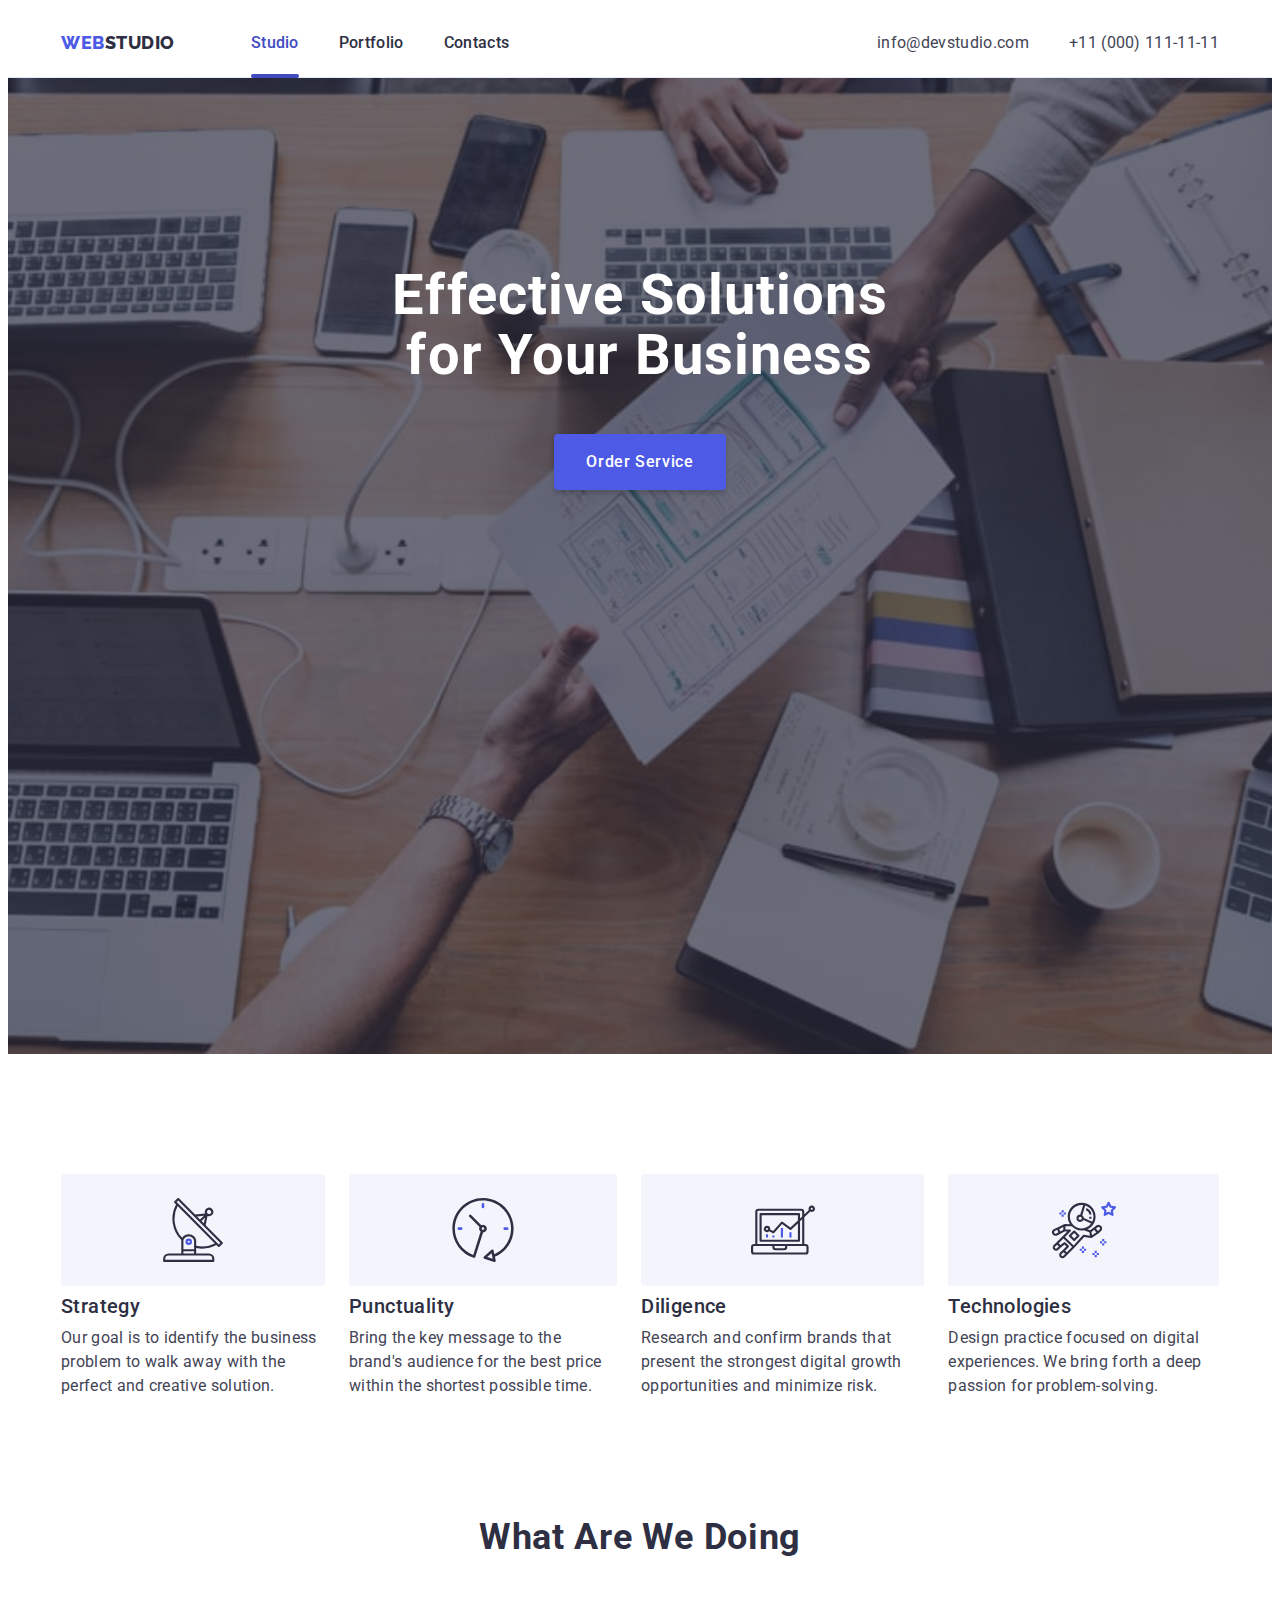
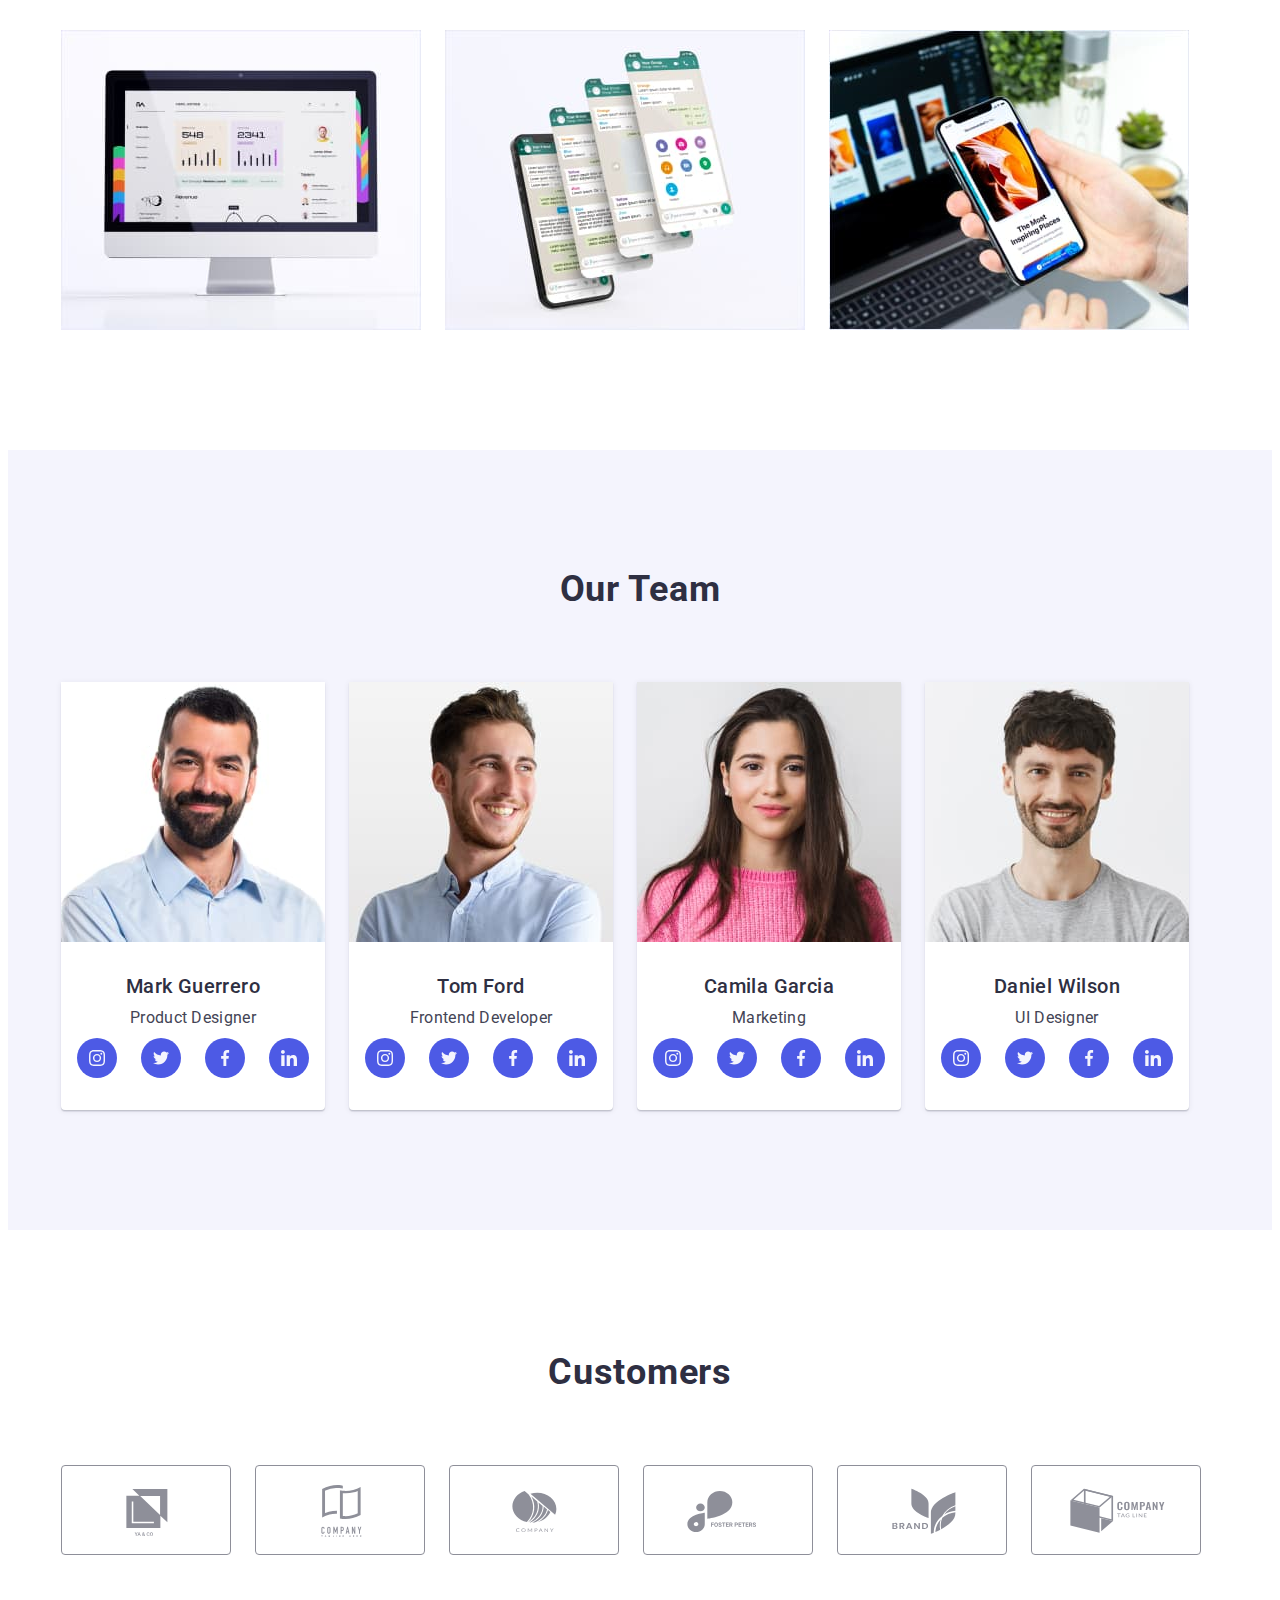
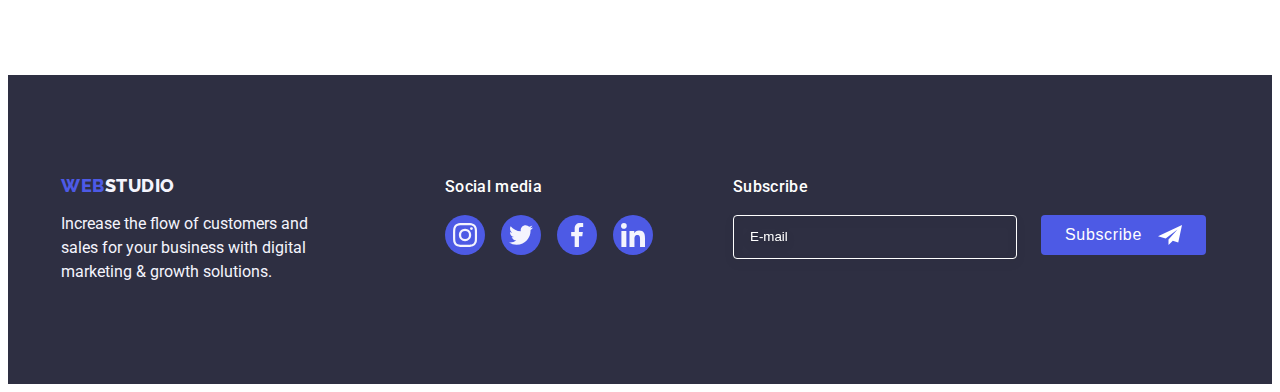
<file: index.html>
<!DOCTYPE html>
<html lang="en">
  <head>
    <meta charset="UTF-8" />
    <meta http-equiv="X-UA-Compatible" content="IE=edge" />
    <meta name="viewport" content="width=device-width, initial-scale=1.0" />
    <title>WEBSTUDIO</title>
    <link rel="preconnect" href="https://fonts.googleapis.com" />
    <link rel="preconnect" href="https://fonts.gstatic.com" crossorigin />
    <link
      href="https://fonts.googleapis.com/css2?family=Raleway:wght@800&family=Roboto:wght@400;500;700;900&display=swap"
      rel="stylesheet"
    />
    <link
      rel="stylesheet"
      href="https://cdnjs.cloudflare.com/ajax/libs/modern-normalize/1.1.0/modern-normalize.min.css"
      integrity="sha512-wpPYUAdjBVSE4KJnH1VR1HeZfpl1ub8YT/NKx4PuQ5NmX2tKuGu6U/JRp5y+Y8XG2tV+wKQpNHVUX03MfMFn9Q=="
      crossorigin="anonymous"
      referrerpolicy="no-referrer"
    />
    <link rel="stylesheet" href="./css/styles.css" />
  </head>
  <body>
    <!------------HEADER------------>
    <header class="header-border">
      <!-- CONTAINER -->
      <div class="container header-container">
        <!-- MENU -->
        <nav class="header-navigation">
          <a class="link header-logo-web" href="./index.html"
            >Web<span class="header-logo-studio">Studio</span></a
          >
          <ul class="items list header-list">
            <li>
              <a class="link header-link current-link" href="./index.html"
                >Studio</a
              >
            </li>
            <li>
              <a class="link header-link" href="./portfolio.html">Portfolio</a>
            </li>
            <li>
              <a class="link header-link" href="">Contacts</a>
            </li>
          </ul>
        </nav>
        <!-- MAILTO and TEL -->
        <address class="header-address">
          <ul class="items list header-contact">
            <li>
              <a class="link mailto-tel" href="mailto:info@devstudio.com"
                >info@devstudio.com</a
              >
            </li>
            <li>
              <a class="link mailto-tel" href="tel:++110001111111"
                >+11 (000) 111-11-11</a
              >
            </li>
          </ul>
        </address>
      </div>
    </header>
    <!------------MAIN STUDIO------------>
    <main>
      <!------------SECTION HERO------------>
      <section class="hero">
        <!-- CONTAINER -->
        <div class="container hero-buttom">
          <h1 class="hero-title">Effective Solutions for Your Business</h1>
          <button data-modal-open class="button-order-service" type="button">
            Order Service
          </button>
        </div>
      </section>
      <!------------SECTION TWO------------>
      <section class="section-two-margin">
        <!-- CONTAINER -->
        <div class="container">
          <h2 class="visually-hidden">Hello</h2>
          <ul class="items list flex-two">
            <li>
              <div class="section-two-icon">
                <svg width="64" height="64">
                  <use href="./images/icons.svg#icon-antenna"></use>
                </svg>
              </div>
              <h3 class="section-two-title">Strategy</h3>
              <p class="section-two-text">
                Our goal is to identify the business problem to walk away with
                the perfect and creative solution.
              </p>
            </li>
            <li>
              <div class="section-two-icon">
                <svg width="64" height="64">
                  <use href="./images/icons.svg#icon-clock"></use>
                </svg>
              </div>
              <h3 class="section-two-title">Punctuality</h3>
              <p class="section-two-text">
                Bring the key message to the brand's audience for the best price
                within the shortest possible time.
              </p>
            </li>
            <li>
              <div class="section-two-icon">
                <svg width="64" height="64">
                  <use href="./images/icons.svg#icon-diagram"></use>
                </svg>
              </div>
              <h3 class="section-two-title">Diligence</h3>
              <p class="section-two-text">
                Research and confirm brands that present the strongest digital
                growth opportunities and minimize risk.
              </p>
            </li>
            <li>
              <div class="section-two-icon">
                <svg width="64" height="64">
                  <use href="./images/icons.svg#icon-astronaut"></use>
                </svg>
              </div>
              <h3 class="section-two-title">Technologies</h3>
              <p class="section-two-text">
                Design practice focused on digital experiences. We bring forth a
                deep passion for problem-solving.
              </p>
            </li>
          </ul>
        </div>
      </section>
      <!------------SECTION THREE------------>
      <section class="section-three">
        <!-- CONTAINER -->
        <div class="container">
          <h2 class="section-three-title">What are we doing</h2>
          <ul class="items list flex-three">
            <li>
              <img
                src="./images/section_2/img1.jpg"
                alt="monitor"
                width="360"
                height="300"
              />
            </li>
            <li>
              <img
                src="./images/section_2/img2.jpg"
                alt="phone"
                width="360"
                height="300"
              />
            </li>
            <li>
              <img
                src="./images/section_2/img3.jpg"
                alt="phone"
                width="360"
                height="300"
              />
            </li>
          </ul>
        </div>
      </section>
      <!------------SECTION FOUR------------>
      <section class="section-four-background">
        <!-- CONTAINER -->
        <div class="container">
          <h2 class="section-four-title">Our Team</h2>
          <ul class="items list flex-four">
            <li class="img-background">
              <img
                src="./images/section_3/img-1.jpg"
                alt="Product Designer"
                width="264"
                height="260"
              />
              <div class="saction-four-name-profession">
                <h3 class="section-four-name">Mark Guerrero</h3>
                <p class="section-four-profession">Product Designer</p>
                <ul class="items list saction-four-social-list">
                  <li class="saction-four-social-items">
                    <a class="link saction-four-social-link" href="">
                      <svg
                        class="saction-four-social-icon"
                        width="16"
                        height="16"
                      >
                        <use href="./images/icons.svg#icon-instagram"></use>
                      </svg>
                    </a>
                  </li>
                  <li class="saction-four-social-items">
                    <a class="link saction-four-social-link" href="">
                      <svg
                        class="saction-four-social-icon"
                        width="16"
                        height="16"
                      >
                        <use href="./images/icons.svg#icon-twitter"></use>
                      </svg>
                    </a>
                  </li>
                  <li class="saction-four-social-items">
                    <a class="link saction-four-social-link" href="">
                      <svg
                        class="saction-four-social-icon"
                        width="16"
                        height="16"
                      >
                        <use href="./images/icons.svg#icon-facebook"></use>
                      </svg>
                    </a>
                  </li>
                  <li class="saction-four-social-items">
                    <a class="link saction-four-social-link" href="">
                      <svg
                        class="saction-four-social-icon"
                        width="16"
                        height="16"
                      >
                        <use href="./images/icons.svg#icon-linkedin"></use>
                      </svg>
                    </a>
                  </li>
                </ul>
              </div>
            </li>
            <li class="img-background">
              <img
                src="./images/section_3/img-2.jpg"
                alt="Frontend Developer"
                width="264"
                height="260"
              />
              <div class="saction-four-name-profession">
                <h3 class="section-four-name">Tom Ford</h3>
                <p class="section-four-profession">Frontend Developer</p>
                <ul class="items list saction-four-social-list">
                  <li class="saction-four-social-items">
                    <a class="link saction-four-social-link" href="">
                      <svg
                        class="saction-four-social-icon"
                        width="16"
                        height="16"
                      >
                        <use href="./images/icons.svg#icon-instagram"></use>
                      </svg>
                    </a>
                  </li>
                  <li class="saction-four-social-items">
                    <a class="link saction-four-social-link" href="">
                      <svg
                        class="saction-four-social-icon"
                        width="16"
                        height="16"
                      >
                        <use href="./images/icons.svg#icon-twitter"></use>
                      </svg>
                    </a>
                  </li>
                  <li class="saction-four-social-items">
                    <a class="link saction-four-social-link" href="">
                      <svg
                        class="saction-four-social-icon"
                        width="16"
                        height="16"
                      >
                        <use href="./images/icons.svg#icon-facebook"></use>
                      </svg>
                    </a>
                  </li>
                  <li class="saction-four-social-items">
                    <a class="link saction-four-social-link" href="">
                      <svg
                        class="saction-four-social-icon"
                        width="16"
                        height="16"
                      >
                        <use href="./images/icons.svg#icon-linkedin"></use>
                      </svg>
                    </a>
                  </li>
                </ul>
              </div>
            </li>
            <li class="img-background">
              <img
                src="./images/section_3/img-3.jpg"
                alt="Marketing"
                width="264"
                height="260"
              />
              <div class="saction-four-name-profession">
                <h3 class="section-four-name">Camila Garcia</h3>
                <p class="section-four-profession">Marketing</p>
                <ul class="items list saction-four-social-list">
                  <li class="saction-four-social-items">
                    <a class="link saction-four-social-link" href="">
                      <svg
                        class="saction-four-social-icon"
                        width="16"
                        height="16"
                      >
                        <use href="./images/icons.svg#icon-instagram"></use>
                      </svg>
                    </a>
                  </li>
                  <li class="saction-four-social-items">
                    <a class="link saction-four-social-link" href="">
                      <svg
                        class="saction-four-social-icon"
                        width="16"
                        height="16"
                      >
                        <use href="./images/icons.svg#icon-twitter"></use>
                      </svg>
                    </a>
                  </li>
                  <li class="saction-four-social-items">
                    <a class="link saction-four-social-link" href="">
                      <svg
                        class="saction-four-social-icon"
                        width="16"
                        height="16"
                      >
                        <use href="./images/icons.svg#icon-facebook"></use>
                      </svg>
                    </a>
                  </li>
                  <li class="saction-four-social-items">
                    <a class="link saction-four-social-link" href="">
                      <svg
                        class="saction-four-social-icon"
                        width="16"
                        height="16"
                      >
                        <use href="./images/icons.svg#icon-linkedin"></use>
                      </svg>
                    </a>
                  </li>
                </ul>
              </div>
            </li>
            <li class="img-background">
              <img
                src="./images/section_3/img-4.jpg"
                alt="UI Designer"
                width="264"
                height="260"
              />
              <div class="saction-four-name-profession">
                <h3 class="section-four-name">Daniel Wilson</h3>
                <p class="section-four-profession">UI Designer</p>
                <ul class="items list saction-four-social-list">
                  <li class="saction-four-social-items">
                    <a class="link saction-four-social-link" href="">
                      <svg
                        class="saction-four-social-icon"
                        width="16"
                        height="16"
                      >
                        <use href="./images/icons.svg#icon-instagram"></use>
                      </svg>
                    </a>
                  </li>
                  <li class="saction-four-social-items">
                    <a class="link saction-four-social-link" href="">
                      <svg
                        class="saction-four-social-icon"
                        width="16"
                        height="16"
                      >
                        <use href="./images/icons.svg#icon-twitter"></use>
                      </svg>
                    </a>
                  </li>
                  <li class="saction-four-social-items">
                    <a class="link saction-four-social-link" href="">
                      <svg
                        class="saction-four-social-icon"
                        width="16"
                        height="16"
                      >
                        <use href="./images/icons.svg#icon-facebook"></use>
                      </svg>
                    </a>
                  </li>
                  <li class="saction-four-social-items">
                    <a class="link saction-four-social-link" href="">
                      <svg
                        class="saction-four-social-icon"
                        width="16"
                        height="16"
                      >
                        <use href="./images/icons.svg#icon-linkedin"></use>
                      </svg>
                    </a>
                  </li>
                </ul>
              </div>
            </li>
          </ul>
        </div>
      </section>
      <!------------SECTION FIVE------------>
      <section class="section-five-customers">
        <div class="container">
          <h2 class="section-five-title">Customers</h2>
          <ul class="list section-five-list">
            <li>
              <a class="section-five-link-icon" href="">
                <svg class="section-five-svg" width="104" height="56">
                  <use href="./images/icons.svg#icon-yaco"></use>
                </svg>
              </a>
            </li>
            <li>
              <a class="section-five-link-icon" href="">
                <svg class="section-five-svg" width="104" height="56">
                  <use href="./images/icons.svg#icon-company-1"></use>
                </svg>
              </a>
            </li>
            <li>
              <a class="section-five-link-icon" href="">
                <svg class="section-five-svg" width="104" height="56">
                  <use href="./images/icons.svg#icon-company-2"></use>
                </svg>
              </a>
            </li>
            <li>
              <a class="section-five-link-icon" href="">
                <svg class="section-five-svg" width="104" height="56">
                  <use href="./images/icons.svg#icon-foster-peters"></use>
                </svg>
              </a>
            </li>
            <li>
              <a class="section-five-link-icon" href="">
                <svg class="section-five-svg" width="104" height="56">
                  <use href="./images/icons.svg#icon-brand"></use>
                </svg>
              </a>
            </li>
            <li>
              <a class="section-five-link-icon" href="">
                <svg class="section-five-svg" width="104" height="56">
                  <use href="./images/icons.svg#icon-company-3"></use>
                </svg>
              </a>
            </li>
          </ul>
        </div>
      </section>
    </main>
    <!------------FOOTER------------>
    <footer class="footer-background">
      <!-- CONTAINER -->
      <div class="container footer-container">
        <div class="footer-logo-text">
          <a class="link footer-logo-web" href="/portfolio.html"
            >Web<span class="footer-logo-studio">Studio</span>
          </a>
          <p class="footer-text">
            Increase the flow of customers and sales for your business with
            digital marketing & growth solutions.
          </p>
        </div>
        <div>
          <p class="footer-title-social-media">Social media</p>
          <ul class="list footer-social-links">
            <li class="footer-icon">
              <a class="link footer-link-icon" href="">
                <svg widht="24" height="24">
                  <use href="./images/icons.svg#icon-instagram"></use>
                </svg>
              </a>
            </li>
            <li class="footer-icon">
              <a class="link footer-link-icon" href="">
                <svg widht="24" height="24">
                  <use href="./images/icons.svg#icon-twitter"></use>
                </svg>
              </a>
            </li>
            <li class="footer-icon">
              <a class="link footer-link-icon" href="">
                <svg widht="24" height="24">
                  <use href="./images/icons.svg#icon-facebook"></use>
                </svg>
              </a>
            </li>
            <li class="footer-icon">
              <a class="link footer-link-icon" href="">
                <svg widht="24" height="24">
                  <use href="./images/icons.svg#icon-linkedin"></use>
                </svg>
              </a>
            </li>
          </ul>
        </div>
        <!-----------FORM FOOTER---------->
        <div class="container-form-footer">
          <p class="form-text">Subscribe</p>
          <form class="form-label-btn">
            <label class="footer-label">
              <input
                class="footer-input"
                type="email"
                name="user-email"
                placeholder="E-mail"
                required
              />
            </label>
            <button class="form-btn" type="submit">
              Subscribe
              <svg class="checkbox-icon" width="24" height="24">
                <use href="./images/icons.svg#icon-Frame"></use>
              </svg>
            </button>
          </form>
        </div>
      </div>
    </footer>
    <!------------MODAL WINDOW------------>
    <div class="backdrop is-hidden" data-modal>
      <div class="modal">
        <button class="button-modal-close" type="button" data-modal-close>
          <svg class="icon-close-btn" widht="8" height="8">
            <use href="./images/icons.svg#icon-close"></use>
          </svg>
        </button>

        <!------------FORM------------>
        <p class="form-name">Leave your contacts and we will call you back</p>
        <form class="modal-form">
          <label class="modal-form-field">
            <span class="modal-form-field-desc">Name</span>
            <span class="modal-form-input-wrapper">
              <input
                type="text"
                name="user-name"
                class="modal-form-input"
                required
                pattern="[a-zA-Zа-яА-ЯіІїЇ]+"
                minlength="2"
              />
              <svg class="modal-form-input-icon" width="18" height="18">
                <use href="./images/icons.svg#icon-person"></use>
              </svg>
            </span>
          </label>
          <label class="modal-form-field">
            <span class="modal-form-field-desc">Phone</span>
            <span class="modal-form-input-wrapper">
              <input
                type="tel"
                name="user-phone"
                class="modal-form-input"
                required
                pattern="[0-9]{3}-[0-9]{3}-[0-9]{2}-[0-9]{2}"
                title="xxx-xxx-xx-xx"
              />
              <svg class="modal-form-input-icon" width="18" height="24">
                <use href="./images/icons.svg#icon-phone"></use>
              </svg>
            </span>
          </label>
          <label class="modal-form-field">
            <span class="modal-form-field-desc">Email</span>
            <span class="modal-form-input-wrapper">
              <input type="email" name="user-email" class="modal-form-input" />
              <svg class="modal-form-input-icon" width="18" height="24">
                <use href="./images/icons.svg#icon-email"></use>
              </svg>
            </span>
          </label>
          <label class="modal-form-message-field">
            <span class="modal-form-field-desc">Comment</span>
            <textarea
              name="user-message"
              class="modal-form-message"
              placeholder="Text input"
            ></textarea>
          </label>
          <input
            id="user-policy"
            type="checkbox"
            name="user-policy"
            class="modal-form-check visually-hidden"
          />
          <label for="user-policy" class="modal-form-check-desc">
            <span class="modal-form-fake-check">
              <svg class="modal-form-fake-check-icon" width="10" height="8">
                <use href="./images/icons.svg#icon-chek"></use>
              </svg>
            </span>
            I accept the terms and conditions of the&nbsp;
            <a class="modal-form-check-desc-link link" href=""
              >Privacy Policy</a
            ></label
          >
          <button type="submit" class="modal-form-submit">Send</button>
        </form>
      </div>
    </div>
    <!--------SCRIPT MODAL-------->
    <script src="./js/modal.js"></script>
  </body>
</html>
</file>
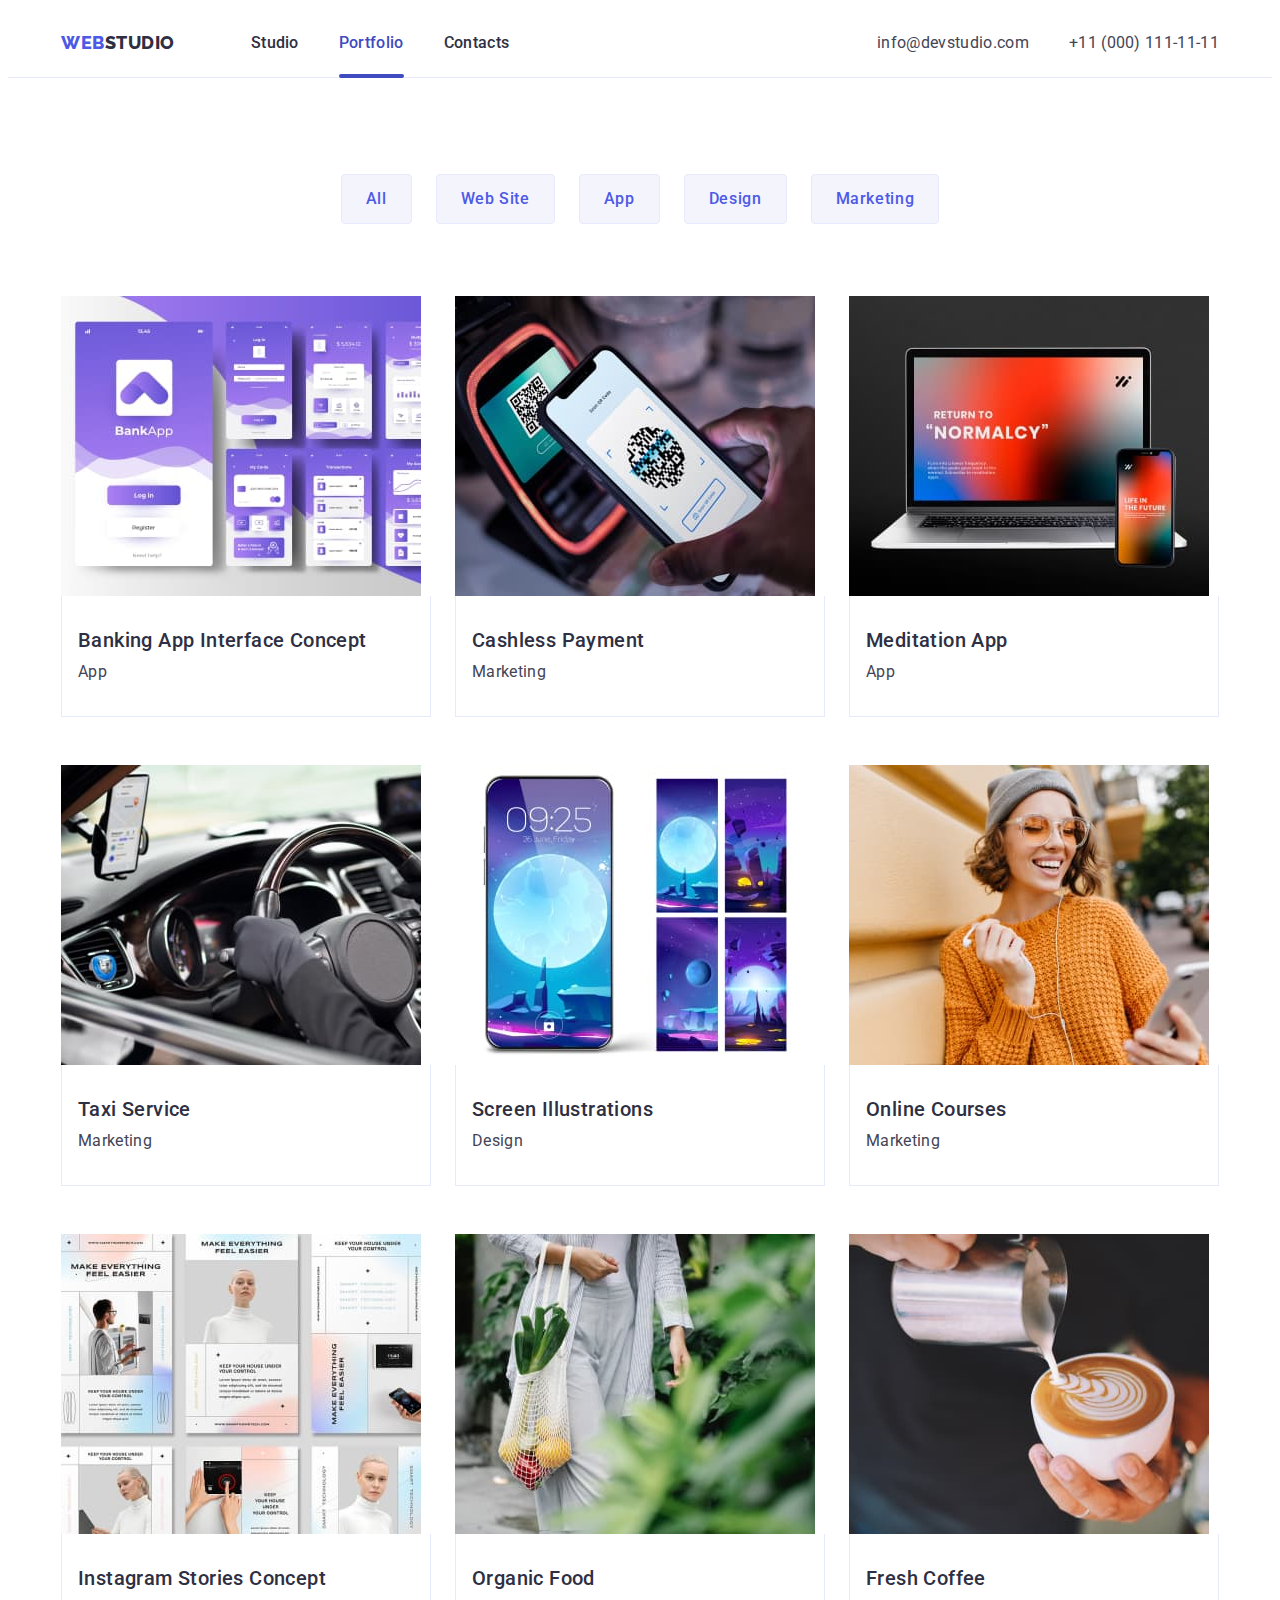
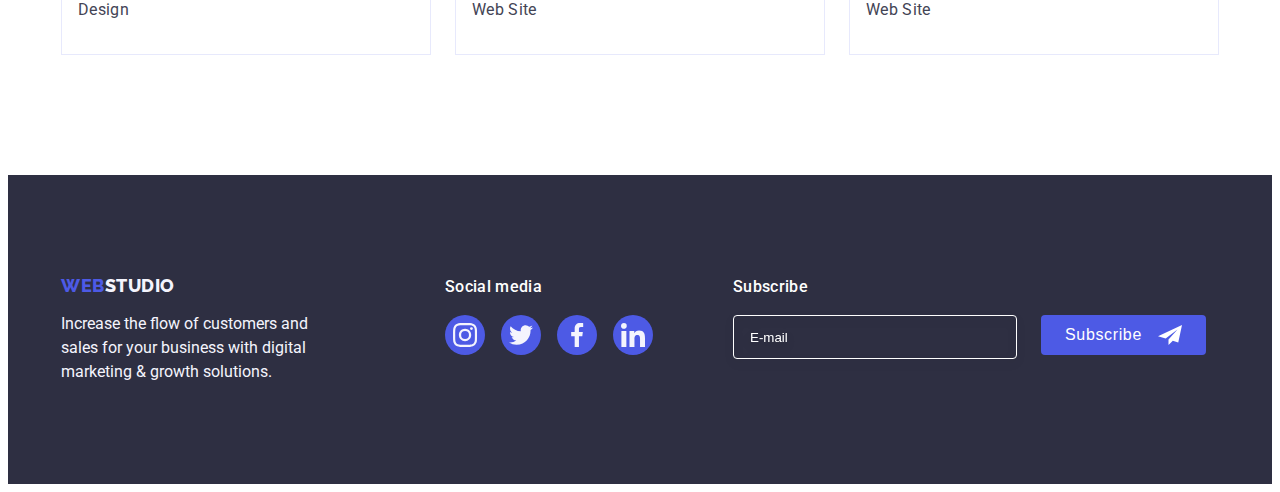
<file: portfolio.html>
<!DOCTYPE html>
<html lang="en">
  <head>
    <meta charset="UTF-8" />
    <meta http-equiv="X-UA-Compatible" content="IE=edge" />
    <meta name="viewport" content="width=device-width, initial-scale=1.0" />
    <title>Portfolio</title>
    <link rel="preconnect" href="https://fonts.googleapis.com" />
    <link rel="preconnect" href="https://fonts.gstatic.com" crossorigin />
    <link
      href="https://fonts.googleapis.com/css2?family=Raleway:wght@800&family=Roboto:wght@400;500;700;900&display=swap"
      rel="stylesheet"
    />
    <link
      rel="stylesheet"
      href="https://cdnjs.cloudflare.com/ajax/libs/modern-normalize/1.1.0/modern-normalize.min.css"
      integrity="sha512-wpPYUAdjBVSE4KJnH1VR1HeZfpl1ub8YT/NKx4PuQ5NmX2tKuGu6U/JRp5y+Y8XG2tV+wKQpNHVUX03MfMFn9Q=="
      crossorigin="anonymous"
      referrerpolicy="no-referrer"
    />
    <link rel="stylesheet" href="./css/styles.css" />
  </head>
  <body>
    <!------------HEADER------------>
    <header class="header-border">
      <!------------CONTAINER------------>
      <div class="container header-container">
        <!------------MENU------------>
        <nav class="header-navigation">
          <a class="link header-logo-web" href="./index.html"
            >Web<span class="header-logo-studio">Studio</span></a
          >
          <ul class="items list header-list">
            <li>
              <a class="link header-link" href="./index.html">Studio</a>
            </li>
            <li>
              <a class="link header-link current-link" href="./portfolio.html"
                >Portfolio</a
              >
            </li>
            <li>
              <a class="link header-link" href="">Contacts</a>
            </li>
          </ul>
        </nav>
        <!------------MAILTO and TEL------------>
        <address class="header-address">
          <ul class="items list header-contact">
            <li>
              <a class="link mailto-tel" href="mailto:info@devstudio.com"
                >info@devstudio.com</a
              >
            </li>
            <li>
              <a class="link mailto-tel" href="tel:++110001111111"
                >+11 (000) 111-11-11</a
              >
            </li>
          </ul>
        </address>
      </div>
    </header>
    <!------------MAIN PORTFOLIO------------>
    <main>
      <section class="button-list">
        <!------------CONTAINER------------>
        <div class="container">
          <!------------TITLE------------>
          <h1 class="visually-hidden">PORTFOLOI</h1>
          <!------------BUTTON PORTFOLIO------------>
          <ul class="items list button-portfolio">
            <li>
              <button class="btn-portfolio" type="button">All</button>
            </li>
            <li>
              <button class="btn-portfolio" type="button">Web Site</button>
            </li>
            <li>
              <button class="btn-portfolio" type="button">App</button>
            </li>
            <li>
              <button class="btn-portfolio" type="button">Design</button>
            </li>
            <li>
              <button class="btn-portfolio" type="button">Marketing</button>
            </li>
          </ul>
          <!------------LIST PORTFOLIO------------>
          <ul class="items list card-set">
            <li class="item">
              <a class="link card-link" href="">
                <div class="container-overlow-wrap">
                  <img
                    src="./images/portfolio/img-8.jpg"
                    alt="img"
                    width="360"
                    height="300"
                  />
                  <p class="section-overlow-text">
                    14 Stylish and User-Friendly App Design Concepts · Task
                    Manager App · Calorie Tracker App · Exotic Fruit Ecommerce
                    App · Cloud Storage App
                  </p>
                </div>
                <div class="border-list">
                  <h2 class="section-title">Banking App Interface Concept</h2>
                  <p class="section-text">App</p>
                </div>
              </a>
            </li>
            <li class="item">
              <a class="link card-link" href="">
                <div class="container-overlow-wrap">
                  <img
                    src="./images/portfolio/img-7.jpg"
                    alt="img"
                    width="360"
                    height="300"
                  />
                  <p class="section-overlow-text">
                    14 Stylish and User-Friendly App Design Concepts · Task
                    Manager App · Calorie Tracker App · Exotic Fruit Ecommerce
                    App · Cloud Storage App
                  </p>
                </div>
                <div class="border-list">
                  <h2 class="section-title">Cashless Payment</h2>
                  <p class="section-text">Marketing</p>
                </div>
              </a>
            </li>
            <li class="item">
              <a class="link card-link" href="">
                <div class="container-overlow-wrap">
                  <img
                    src="./images/portfolio/img-6.jpg"
                    alt="img"
                    width="360"
                    height="300"
                  />
                  <p class="section-overlow-text">
                    14 Stylish and User-Friendly App Design Concepts · Task
                    Manager App · Calorie Tracker App · Exotic Fruit Ecommerce
                    App · Cloud Storage App
                  </p>
                </div>
                <div class="border-list">
                  <h2 class="section-title">Meditation App</h2>
                  <p class="section-text">App</p>
                </div>
              </a>
            </li>
            <li class="item">
              <a class="link card-link" href="">
                <div class="container-overlow-wrap">
                  <img
                    src="./images/portfolio/img-5.jpg"
                    alt="img"
                    width="360"
                    height="300"
                  />
                  <p class="section-overlow-text">
                    14 Stylish and User-Friendly App Design Concepts · Task
                    Manager App · Calorie Tracker App · Exotic Fruit Ecommerce
                    App · Cloud Storage App
                  </p>
                </div>
                <div class="border-list">
                  <h2 class="section-title">Taxi Service</h2>
                  <p class="section-text">Marketing</p>
                </div>
              </a>
            </li>
            <li class="item">
              <a class="link card-link" href="">
                <div class="container-overlow-wrap">
                  <img
                    src="./images/portfolio/img-4.jpg"
                    alt="img"
                    width="360"
                    height="300"
                  />
                  <p class="section-overlow-text">
                    14 Stylish and User-Friendly App Design Concepts · Task
                    Manager App · Calorie Tracker App · Exotic Fruit Ecommerce
                    App · Cloud Storage App
                  </p>
                </div>
                <div class="border-list">
                  <h2 class="section-title">Screen Illustrations</h2>
                  <p class="section-text">Design</p>
                </div>
              </a>
            </li>
            <li class="item">
              <a class="link card-link" href="">
                <div class="container-overlow-wrap">
                  <img
                    src="./images/portfolio/img-3.jpg"
                    alt="img"
                    width="360"
                    height="300"
                  />
                  <p class="section-overlow-text">
                    14 Stylish and User-Friendly App Design Concepts · Task
                    Manager App · Calorie Tracker App · Exotic Fruit Ecommerce
                    App · Cloud Storage App
                  </p>
                </div>
                <div class="border-list">
                  <h2 class="section-title">Online Courses</h2>
                  <p class="section-text">Marketing</p>
                </div>
              </a>
            </li>
            <li class="item">
              <a class="link card-link" href="">
                <div class="container-overlow-wrap">
                  <img
                    src="./images/portfolio/img-2.jpg"
                    alt="img"
                    width="360"
                    height="300"
                  />
                  <p class="section-overlow-text">
                    14 Stylish and User-Friendly App Design Concepts · Task
                    Manager App · Calorie Tracker App · Exotic Fruit Ecommerce
                    App · Cloud Storage App
                  </p>
                </div>
                <div class="border-list">
                  <h2 class="section-title">Instagram Stories Concept</h2>
                  <p class="section-text">Design</p>
                </div>
              </a>
            </li>
            <li class="item">
              <a class="link card-link" href="">
                <div class="container-overlow-wrap">
                  <img
                    src="./images/portfolio/img-1.jpg"
                    alt="img"
                    width="360"
                    height="300"
                  />
                  <p class="section-overlow-text">
                    14 Stylish and User-Friendly App Design Concepts · Task
                    Manager App · Calorie Tracker App · Exotic Fruit Ecommerce
                    App · Cloud Storage App
                  </p>
                </div>
                <div class="border-list">
                  <h2 class="section-title">Organic Food</h2>
                  <p class="section-text">Web Site</p>
                </div>
              </a>
            </li>
            <li class="item">
              <a class="link card-link" href="">
                <div class="container-overlow-wrap">
                  <img
                    src="./images/portfolio/img.jpg"
                    alt="img"
                    width="360"
                    height="300"
                  />
                  <p class="section-overlow-text">
                    14 Stylish and User-Friendly App Design Concepts · Task
                    Manager App · Calorie Tracker App · Exotic Fruit Ecommerce
                    App · Cloud Storage App
                  </p>
                </div>
                <div class="border-list">
                  <h2 class="section-title">Fresh Coffee</h2>
                  <p class="section-text">Web Site</p>
                </div>
              </a>
            </li>
          </ul>
        </div>
      </section>
    </main>
    <!------------FOOTER------------>
    <footer class="footer-background">
      <!------------CONTAINER------------>
      <div class="container footer-container">
        <div class="footer-logo-text">
          <a class="link footer-logo-web" href="/portfolio.html"
            >Web<span class="footer-logo-studio">Studio</span>
          </a>
          <p class="footer-text">
            Increase the flow of customers and sales for your business with
            digital marketing & growth solutions.
          </p>
        </div>
        <div class="footer-social">
          <h3 class="footer-title-social-media">Social media</h3>
          <ul class="list footer-social-links">
            <li class="footer-icon">
              <a class="link footer-link-icon" href="">
                <svg widht="24" height="24">
                  <use href="./images/icons.svg#icon-instagram"></use>
                </svg>
              </a>
            </li>
            <li class="footer-icon">
              <a class="link footer-link-icon" href="">
                <svg widht="24" height="24">
                  <use href="./images/icons.svg#icon-twitter"></use>
                </svg>
              </a>
            </li>
            <li class="footer-icon">
              <a class="link footer-link-icon" href="">
                <svg widht="24" height="24">
                  <use href="./images/icons.svg#icon-facebook"></use>
                </svg>
              </a>
            </li>
            <li class="footer-icon">
              <a class="link footer-link-icon" href="">
                <svg widht="24" height="24">
                  <use href="./images/icons.svg#icon-linkedin"></use>
                </svg>
              </a>
            </li>
          </ul>
        </div>
        <!-----------FORM FOOTER---------->
        <div class="container-form-footer">
          <p class="form-text">Subscribe</p>
          <form class="form-label-btn">
            <label class="footer-label">
              <input
                class="footer-input"
                type="email"
                name="user-email"
                placeholder="E-mail"
                required
              />
            </label>
            <button class="form-btn" type="submit">
              Subscribe
              <svg class="checkbox-icon" width="24" height="24">
                <use href="./images/icons.svg#icon-Frame"></use>
              </svg>
            </button>
          </form>
        </div>
      </div>
    </footer>
  </body>
</html>
</file>
<file: css/styles.css>
:root {
  --color-body: #434455;
  --logo-web: #4d5ae5;
  --logo-studio: #2e2f42;
  --header-contact-color: #404bbf;
  --brand-color-btn-1: #ffffff;
  --button-footer-text: #f4f4fd;
  --button-color: #e7e9fc;
  --list-card-set: #e7e9fc;
  --footer-social-color: #31d0aa;
  --color-icon: #8e8f99;
  --hero-gradient: linear-gradient(
    rgba(46, 47, 66, 0.7),
    rgba(46, 47, 66, 0.7)
  );
  --modal-color: #fcfcfc;
  --transition-dur-and-timing: 250ms cubic-bezier(0.4, 0, 0.2, 1);
}

h1,
h2,
h3,
h4,
h5,
h6,
p {
  margin-top: 0;
  margin-bottom: 0;
}

ul,
ol {
  margin-top: 0;
  margin-bottom: 0;
  padding-left: 0;
}

img {
  display: block;
}

button {
  cursor: pointer;
}

address {
  font-style: normal;
}

body {
  font-family: "Roboto", sans-serif;
  background-color: var(--brand-color-btn-1);
  color: var(--color-body);
}

.visually-hidden {
  position: absolute;
  width: 1px;
  height: 1px;
  margin: -1px;
  border: 0;
  padding: 0;

  white-space: nowrap;
  clip-path: inset(100%);
  clip: rect(0 0 0 0);
  overflow: hidden;
}

.list {
  list-style: none;
}

.link {
  text-decoration: none;
}

.container {
  width: 1158px;
  padding-left: 15px;
  padding-right: 15px;
  margin: 0 auto;
}

/* ----------HEADER---------- */
.header-border {
  border-bottom: 1px solid var(--list-card-set);
}

.header-container {
  display: flex;
  align-items: center;
}

.header-navigation {
  display: flex;
  margin-right: auto;
  align-items: center;
}

.header-logo-web {
  font-family: "Raleway", sans-serif;
  font-weight: 800;
  font-size: 18px;
  line-height: 1.17;
  letter-spacing: 0.03em;
  text-transform: uppercase;
  color: var(--logo-web);
  padding-top: 24px;
  padding-bottom: 24px;
  margin-right: 76px;
}

.header-logo-studio {
  font-family: "Raleway", sans-serif;
  font-weight: 800;
  font-size: 18px;
  line-height: 1.17;
  letter-spacing: 0.03em;
  text-transform: uppercase;
  color: var(--logo-studio);
}

.header-list {
  display: flex;
  gap: 40px;
}

.header-link {
  font-weight: 500;
  font-size: 16px;
  line-height: 1.5;
  letter-spacing: 0.02em;
  color: var(--logo-studio);
  transition: color var(--transition-dur-and-timing);
}

.header-link:hover,
.header-link:focus {
  color: var(--header-contact-color);
}

.current-link {
  position: relative;
  color: var(--header-contact-color);
}

.current-link::after {
  content: "";
  width: 100%;
  height: 4px;
  left: 0px;
  top: 41px;
  background-color: var(--header-contact-color);
  border-radius: 2px;
  position: absolute;
}

/* ----------MAILTO and TEL---------- */
.header-address {
  font-style: normal;
}

.header-contact {
  display: flex;
  gap: 40px;
}

.mailto-tel {
  font-family: "Roboto" sans-serif;
  font-style: normal;
  font-weight: 400;
  font-size: 16px;
  line-height: 1.5;
  letter-spacing: 0.02em;
  color: var(--color-body);
  transition: color var(--transition-dur-and-timing);
}

.mailto-tel:hover,
.mailto-tel:focus {
  color: var(--header-contact-color);
}

/* ----------SECTION HERO---------- */
.hero {
  background-color: var(--logo-studio);
  background-image: var(--hero-gradient), url(../images/hero/hero.jpg);
  background-repeat: no-repeat;
  background-position: center;
  background-size: cover;
  padding: 188px 0;
  max-width: 1440px;
  height: 600px;
  margin: 0 auto;
}

.hero-buttom {
  text-align: center;
}

.hero-title {
  font-size: 56px;
  line-height: 1.07;
  text-align: center;
  letter-spacing: 0.02em;
  color: var(--brand-color-btn-1);
  max-width: 496px;
  margin: 0 auto;
  margin-bottom: 48px;
}

.button-order-service {
  font-family: "Roboto", sans-serif;
  font-weight: 500;
  font-size: 16px;
  line-height: 1.5;
  letter-spacing: 0.04em;
  color: var(--brand-color-btn-1);
  background-color: var(--logo-web);
  cursor: pointer;
  padding: 16px 32px;
  min-width: 169px;
  border: none;
  box-shadow: 0px 4px 4px rgba(0, 0, 0, 0.15);
  border-radius: 4px;
  transition: background-color var(--transition-dur-and-timing),
    box-shadow var(--transition-dur-and-timing);
}

.button-order-service:focus,
.button-order-service:hover {
  background-color: var(--header-contact-color);
  box-shadow: 0px 3px 1px rgba(0, 0, 0, 0.1), 0px 2px 1px rgba(0, 0, 0, 0.08),
    0px 2px 2px rgba(0, 0, 0, 0.12);
}

/* ----------SECTION TWO---------- */
.section-two-margin {
  padding: 120px 0;
}

.flex-two {
  display: flex;
  gap: 24px;
}

.section-two-icon {
  height: 112px;
  border-radius: 4px;
  background-color: var(--button-footer-text);
  margin-bottom: 8px;
  display: flex;
  justify-content: center;
  align-items: center;
}

.clock {
  width: 264px;
  height: 112px;
  border-radius: 4px;
  background-image: url(../images/section_1/clock.png),
    url(../images/section_1/rectangle.jpg);
  background-repeat: no-repeat;
  background-position: center;
  margin-bottom: 8px;
}

.diagram {
  width: 264px;
  height: 112px;
  border-radius: 4px;
  background-image: url(../images/section_1/diagram.png),
    url(../images/section_1/rectangle.jpg);
  background-repeat: no-repeat;
  background-position: center;
  margin-bottom: 8px;
}

.astronaut {
  width: 264px;
  height: 112px;
  border-radius: 4px;
  background-image: url(../images/section_1/astronaut.png),
    url(../images/section_1/rectangle.jpg);
  background-repeat: no-repeat;
  background-position: center;
  margin-bottom: 8px;
}

.section-two-title {
  font-weight: 500;
  font-size: 20px;
  line-height: 1.2;
  letter-spacing: 0.02em;
  color: var(--logo-studio);
  width: 264px;
  margin-bottom: 8px;
}

.section-two-text {
  font-weight: 400;
  font-size: 16px;
  line-height: 1.5;
  letter-spacing: 0.02em;
}

/* ----------SECTION THREE---------- */
.section-three {
  padding-bottom: 120px;
}

.section-three-title {
  font-size: 36px;
  line-height: 1.11;
  text-align: center;
  letter-spacing: 0.02em;
  text-transform: capitalize;
  color: var(--logo-studio);
  margin-bottom: 72px;
}

.flex-three {
  display: flex;
  gap: 24px;
}

/* ----------SECTION FOUR---------- */
.section-four-background {
  background-color: var(--button-footer-text);
  padding: 120px 0;
}

.section-four-title {
  font-size: 36px;
  line-height: 1.11;
  text-align: center;
  letter-spacing: 0.02em;
  text-transform: capitalize;
  color: var(--logo-studio);
  margin-bottom: 72px;
}

.flex-four {
  display: flex;
  gap: 24px;
}

.img-background {
  background-color: var(--brand-color-btn-1);
  box-shadow: 0px 1px 6px rgba(46, 47, 66, 0.08),
    0px 1px 1px rgba(46, 47, 66, 0.16), 0px 2px 1px rgba(46, 47, 66, 0.08);
  border-radius: 0px 0px 4px 4px;
}

.saction-four-name-profession {
  padding: 32px 0;
  text-align: center;
}

.section-four-name {
  font-weight: 500;
  font-size: 20px;
  line-height: 1.2;
  letter-spacing: 0.02em;
  color: var(--logo-studio);
  margin-bottom: 8px;
}

.section-four-profession {
  line-height: 1.5;
  letter-spacing: 0.02em;
  margin-bottom: 8px;
}

.saction-four-social-list {
  display: flex;
  justify-content: center;
  gap: 24px;
}

.saction-four-social-items {
  width: 40px;
  height: 40px;
}

.saction-four-social-link {
  display: flex;
  width: 100%;
  height: 100%;
  border-radius: 50%;
  background-color: var(--logo-web);
  align-items: center;
  justify-content: center;
  transition: background-color var(--transition-dur-and-timing);
}

.saction-four-social-link:focus,
.saction-four-social-link:hover {
  background-color: var(--header-contact-color);
}

.saction-four-social-icon {
  fill: var(--button-footer-text);
}

/* ----------SECTION FIVE---------- */
.section-five-customers {
  padding-top: 123px;
  padding-bottom: 120px;
}

.section-five-title {
  font-family: "Roboto", sans-serif;
  font-size: 36px;
  line-height: 1.11;
  text-align: center;
  letter-spacing: 0.02em;
  text-transform: capitalize;
  color: var(--logo-studio);
  margin-bottom: 72px;
}

.section-five-list {
  display: flex;
  gap: 24px;
}

.section-five-link-icon {
  width: 168px;
  height: 88px;
  border: 1px solid currentColor;
  color: var(--color-icon);
  border-radius: 4px;
  display: flex;
  align-items: center;
  justify-content: center;
  transition: border-color var(--transition-dur-and-timing),
    color var(--transition-dur-and-timing);
}

.section-five-link-icon:focus,
.section-five-link-icon:hover {
  border-color: var(--header-contact-color);
  color: var(--header-contact-color);
}

.section-five-svg {
  fill: currentColor;
}

/* ----------BUTTON PORTFOLIO----------*/
.button-list {
  padding-top: 96px;
  padding-bottom: 120px;
}
.button-portfolio {
  display: flex;
  justify-content: center;
  margin-bottom: 72px;
  gap: 24px;
}
.btn-portfolio {
  font-family: "Roboto", sans-serif;
  font-weight: 500;
  font-size: 16px;
  line-height: 1.5;
  letter-spacing: 0.04em;
  color: var(--logo-web);
  background-color: var(--button-footer-text);
  cursor: pointer;
  border: 1px solid var(--list-card-set);
  border-radius: 4px;
  padding: 12px 24px;
  transition: color var(--transition-dur-and-timing),
    background-color var(--transition-dur-and-timing),
    box-shadow var(--transition-dur-and-timing),
    border-radius var(--transition-dur-and-timing),
    border var(--transition-dur-and-timing);
}

.btn-portfolio:focus,
.btn-portfolio:hover {
  color: var(--brand-color-btn-1);
  background-color: var(--header-contact-color);
  box-shadow: 0px 3px 1px rgba(0, 0, 0, 0.1), 0px 2px 1px rgba(0, 0, 0, 0.08),
    0px 2px 2px rgba(0, 0, 0, 0.12);
  border-radius: 4px;
  border: 1px solid var(--header-contact-color);
}

/* ----------LIST PORTFOLIO---------- */
.card-set {
  display: flex;
  flex-wrap: wrap;
  column-gap: 24px;
  row-gap: 48px;
}

.item {
  width: calc((100% - 48px) / 3);
}

.container-overlow-wrap {
  position: relative;
  overflow: hidden;
}

.section-overlow-text {
  line-height: 1.5;
  letter-spacing: 0.02em;
  color: var(--button-footer-text);
  background-color: var(--logo-web);
  position: absolute;
  top: 0;
  height: 100%;
  padding: 40px 32px;
  transform: translateY(100%);
  transition: transform var(--transition-dur-and-timing);
}

.card-link:hover .section-overlow-text,
.card-link:focus .section-overlow-text {
  transform: translateY(0%);
}

.card-link {
  transition: box-shadow var(--transition-dur-and-timing);
}

.card-link:hover {
  display: block;
  box-shadow: 0px 1px 6px rgba(46, 47, 66, 0.08),
    0px 1px 1px rgba(46, 47, 66, 0.16), 0px 2px 1px rgba(46, 47, 66, 0.08);
}
.border-list {
  border-right: 1px solid var(--list-card-set);
  border-bottom: 1px solid var(--list-card-set);
  border-left: 1px solid var(--list-card-set);
  padding: 32px 16px;
}

.section-title {
  font-weight: 500;
  font-size: 20px;
  line-height: 1.2;
  letter-spacing: 0.02em;
  color: var(--logo-studio);
  margin-bottom: 8px;
}

.section-text {
  font-size: 16px;
  line-height: 1.5;
  letter-spacing: 0.02em;
  color: var(--color-body);
}

/* ----------FOOTER---------- */
.footer-background {
  background-color: var(--logo-studio);
  padding: 100px 0;
}

.footer-container {
  display: flex;
}

.footer-logo-text {
  margin-right: 120px;
}

.footer-logo-web {
  font-family: "Raleway", sans-serif;
  font-weight: 800;
  font-size: 18px;
  line-height: 1.17;
  letter-spacing: 0.03em;
  text-transform: uppercase;
  color: var(--logo-web);
}

.footer-logo-studio {
  font-family: "Raleway", sans-serif;
  font-weight: 800;
  font-size: 18px;
  line-height: 1.17;
  letter-spacing: 0.03em;
  text-transform: uppercase;
  color: var(--button-footer-text);
}

.footer-text {
  color: var(--button-footer-text);
  max-width: 264px;
  line-height: 1.5em;
  margin-top: 16px;
}

.footer-title-social-media {
  font-family: "Roboto", sans-serif;
  font-weight: 500;
  font-size: 16px;
  line-height: 1.5;
  letter-spacing: 0.02em;
  color: var(--brand-color-btn-1);
  margin-bottom: 16px;
}

.footer-social-links {
  display: flex;
  gap: 16px;
}

.footer-icon {
  width: 40px;
  height: 40px;
}

.footer-link-icon {
  display: flex;
  width: 100%;
  height: 100%;
  border-radius: 50%;
  background-color: var(--logo-web);
  align-items: center;
  justify-content: center;
  transition: background-color var(--transition-dur-and-timing);
}

.footer-link-icon:focus,
.footer-link-icon:hover {
  background-color: var(--footer-social-color);
}

/* --------FORM FOOTER-------- */
.container-form-footer {
  margin-left: 80px;
}

.form-text {
  font-weight: 500;
  font-size: 16px;
  line-height: 1.5;
  letter-spacing: 0.02em;
  color: var(--brand-color-btn-1);
  display: block;
  margin-bottom: 16px;
}

.form-label-btn {
  display: flex;
  gap: 24px;
}

.footer-input {
  width: 264px;
  height: 40px;
  background-color: transparent;
  border: 1px solid var(--brand-color-btn-1);
  filter: drop-shadow(0px 4px 4px rgba(0, 0, 0, 0.15));
  border-radius: 4px;
  padding-left: 16px;
  color: var(--brand-color-btn-1);
}

.footer-input::placeholder {
  color: var(--brand-color-btn-1);
}

.form-btn {
  font-weight: 500;
  font-size: 16px;
  line-height: 1.5;
  letter-spacing: 0.04em;
  color: var(--brand-color-btn-1);
  width: 165px;
  height: 40px;
  background: var(--logo-web);
  border-radius: 4px;
  display: flex;
  justify-content: center;
  align-items: center;
  gap: 16px;
  border: none;
  transition: background var(--transition-dur-and-timing),
    box-shadow var(--transition-dur-and-timing),
    border-radius var(--transition-dur-and-timing);
}

.form-btn:hover,
.form-btn:focus {
  background: var(--header-contact-color);
  box-shadow: 0px 4px 4px rgba(0, 0, 0, 0.15);
  border-radius: 4px;
}

/* ----------MODAL WINDOW---------- */

.backdrop {
  position: fixed;
  z-index: 100;
  width: 100%;
  height: 100%;
  left: 0;
  top: 0;
  background: rgba(46, 47, 66, 0.4);
  transition: opacity var(--transition-dur-and-timing),
    visibility var(--transition-dur-and-timing);
}

.backdrop.is-hidden {
  visibility: hidden;
  opacity: 0;
  pointer-events: none;
}

.modal {
  position: absolute;
  width: 408px;
  height: 584px;
  left: 50%;
  top: 50%;
  transform: translate(-50%, -50%);
  background: var(--modal-color);
  box-shadow: 0px 1px 1px rgba(0, 0, 0, 0.14), 0px 1px 3px rgba(0, 0, 0, 0.12),
    0px 2px 1px rgba(0, 0, 0, 0.2);
  border-radius: 4px;
  padding: 72px 24px 24px;
}

.button-modal-close {
  position: absolute;
  top: 24px;
  right: 24px;
  display: flex;
  justify-content: center;
  align-items: center;
  width: 24px;
  height: 24px;
  background: var(--button-color);
  border: 1px solid rgba(0, 0, 0, 0.1);
  border-radius: 50%;
  padding: 0;
  transition: background var(--transition-dur-and-timing);
}

.button-modal-close:hover,
.button-modal-close:focus {
  background: var(--header-contact-color);
  border-radius: 50%;
}

.icon-close-btn {
  transition: fill var(--transition-dur-and-timing);
}

.button-modal-close:hover .icon-close-btn,
.button-modal-close:focus .icon-close-btn {
  fill: var(--brand-color-btn-1);
}

/* ----------FORM---------- */
.form-name {
  font-weight: 500;
  font-size: 16px;
  line-height: 1.5;
  text-align: center;
  letter-spacing: 0.02em;
  color: var(--logo-studio);
  margin-bottom: 16px;
}
.modal-form {
  display: flex;
  flex-direction: column;
}
.modal-form-field {
  margin-bottom: 8px;
}
.modal-form-message-field {
  margin-bottom: 16px;
}
.modal-form-field-desc {
  display: block;
  font-size: 12px;
  line-height: 1.17;
  letter-spacing: 0.01em;
  color: var(--color-icon);
  margin-bottom: 4px;
}
.modal-form-input-wrapper {
  position: relative;
  display: block;
}
.modal-form-input {
  width: 100%;
  height: 40px;
  border: 1px solid rgba(46, 47, 66, 0.4);
  border-radius: 4px;
  padding-left: 38px;
  transition: border var(--transition-dur-and-timing),
    outline var(--transition-dur-and-timing);
}
.modal-form-input:focus {
  outline: none;
  border: 1px solid var(--logo-web);
}
.modal-form-input-icon {
  position: absolute;
  top: 50%;
  left: 0;
  transform: translateY(-50%);
  margin-left: 16px;
  transition: fill var(--transition-dur-and-timing);
}
.modal-form-input:focus + .modal-form-input-icon {
  fill: var(--logo-web);
}
.modal-form-message {
  display: block;
  width: 100%;
  height: 120px;
  padding: 8px 16px;
  border: 1px solid rgba(46, 47, 66, 0.4);
  border-radius: 4px;
  resize: none;
  transition: outline var(--transition-dur-and-timing),
    border var(--transition-dur-and-timing);
}
.modal-form-message::placeholder {
  font-size: 12px;
  line-height: 1.17;
  letter-spacing: 0.04em;
  color: rgba(46, 47, 66, 0.4);
}
.modal-form-message:focus {
  outline: none;
  border: 1px solid var(--logo-web);
}
.modal-form-check {
  position: absolute;
}
.modal-form-check-desc {
  display: flex;
  align-items: center;
  font-size: 12px;
  line-height: 1.17;
  letter-spacing: 0.04em;
  color: var(--color-icon);
  cursor: pointer;
  margin-bottom: 24px;
}
.modal-form-fake-check {
  display: flex;
  justify-content: center;
  align-items: center;
  width: 16px;
  height: 16px;
  border: 1px solid rgba(46, 47, 66, 0.4);
  border-radius: 2px;
  margin-right: 8px;
  transition: border var(--transition-dur-and-timing);
}
.modal-form-fake-check-icon {
  opacity: 0;
}
.modal-form-check:checked + .modal-form-check-desc > .modal-form-fake-check {
  background: var(--header-contact-color);
  border: 1px solid var(--header-contact-color);
}
.modal-form-check:focus + .modal-form-check-desc > .modal-form-fake-check {
  border: 1px solid var(--header-contact-color);
}
.modal-form-check:checked
  + .modal-form-check-desc
  > .modal-form-fake-check
  > .modal-form-fake-check-icon {
  opacity: 1;
  fill: var(--button-footer-text);
}
.modal-form-check-desc-link {
  font-size: 12px;
  line-height: 1.33;
  letter-spacing: 0.04em;
  text-decoration-line: underline;
  color: var(--logo-web);
}
.modal-form-submit {
  font-weight: 500;
  font-size: 16px;
  line-height: 1.5;
  letter-spacing: 0.04em;
  color: var(--brand-color-btn-1);
  background: var(--logo-web);
  box-shadow: 0px 4px 4px rgba(0, 0, 0, 0.15);
  border: none;
  border-radius: 4px;
  min-width: 169px;
  height: 56px;
  padding: 16px 32px;
  margin: 0 auto;
  transition: background-color var(--transition-dur-and-timing),
    box-shadow var(--transition-dur-and-timing);
}
.modal-form-submit:hover,
.modal-form-submit:focus {
  background: var(--header-contact-color);
  box-shadow: 0px 4px 4px rgba(0, 0, 0, 0.15);
}
</file>
